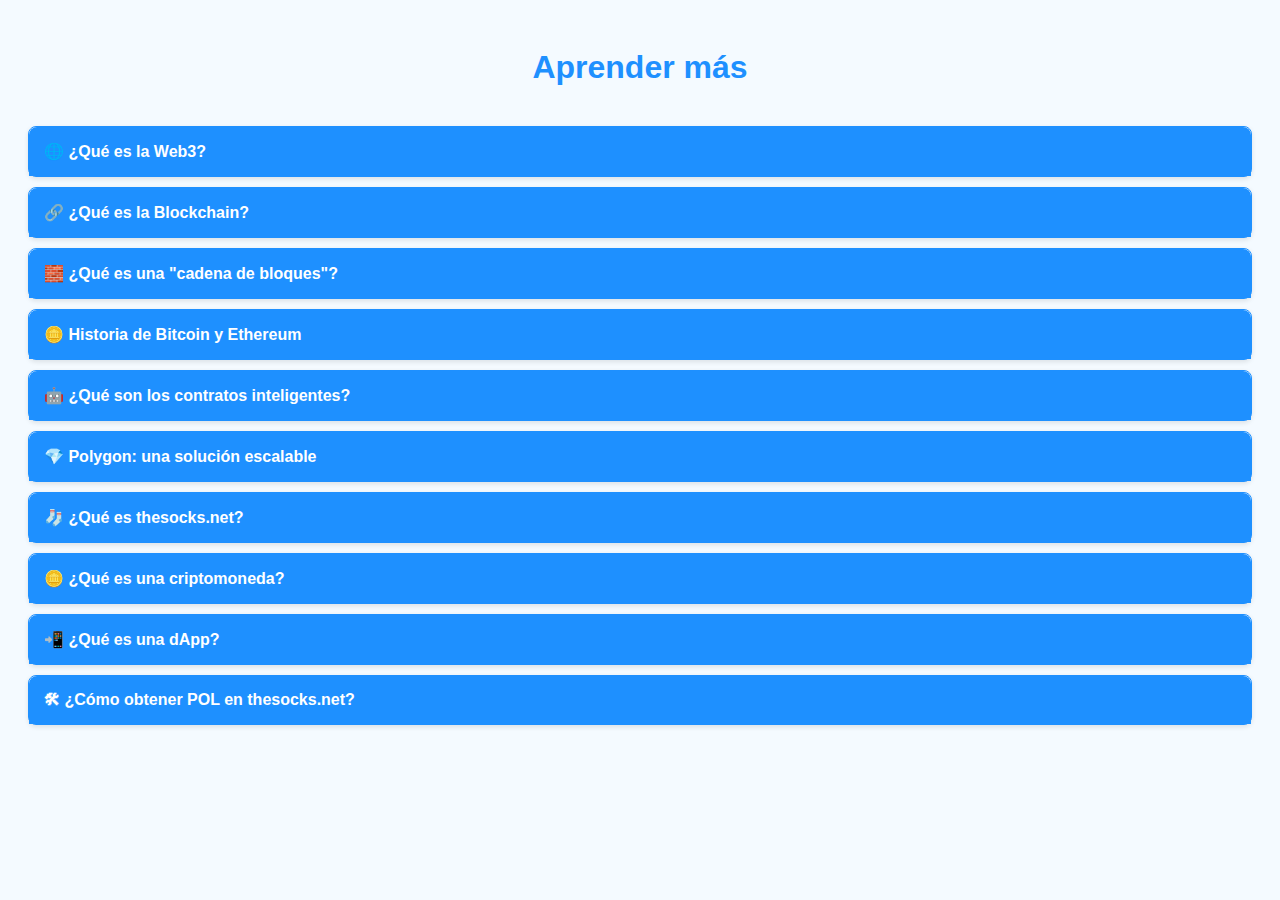
<file: conocer_mas.html>
<!DOCTYPE html>
<html lang="es">
<head>
  <meta charset="UTF-8" />
  <meta name="viewport" content="width=device-width, initial-scale=1.0" />
  <title>Aprender más - Web3 y Blockchain</title>
  <style>
    body {
      font-family: Arial, sans-serif;
      background-color: #f4faff;
      color: #333;
      padding: 20px;
    }

    h1 {
      color: #1E90FF;
      text-align: center;
      margin-bottom: 40px;
    }

    .accordion {
      background-color: white;
      border: 1px solid #1E90FF;
      border-radius: 8px;
      margin-bottom: 10px;
      box-shadow: 0 2px 5px rgba(0, 0, 0, 0.1);
    }

    .accordion-header {
      background-color: #1E90FF;
      color: white;
      cursor: pointer;
      padding: 15px;
      font-weight: bold;
      border-radius: 8px 8px 0 0;
    }

    .accordion-content {
      display: none;
      padding: 15px;
      border-top: 1px solid #1E90FF;
      animation: fadeIn 0.3s ease-in-out;
      overflow-x: auto;
    }

    .content pre {
      white-space: pre-wrap;
      word-wrap: break-word;
      overflow-wrap: break-word;
      font-family: monospace;
    }

    .accordion-content pre {
      white-space: pre-wrap;
      word-break: break-word;
      overflow-wrap: break-word;
      max-width: 100%;
      overflow-x: auto;
    }  

    @keyframes fadeIn {
      from { opacity: 0; }
      to { opacity: 1; }
    }



  </style>
</head>
<body>

  <h1>Aprender más</h1>


  <div class="accordion">
    <div class="accordion-header">🌐 ¿Qué es la Web3?</div>
    <div class="accordion-content">
      <pre>
La Web3 es la evolución natural de la internet.

En la Web1, internet inició con páginas web estáticas, únicamente de lectura.

En la Web2, comenzamos a interactuar: chateamos, compartimos contenido y consumimos información en plataformas como redes sociales.

En la Web3, damos un paso más allá: dejamos de ser meros consumidores para convertirnos en creadores, propietarios y distribuidores de contenido y valor digital. En esta nueva etapa, usamos tecnologías descentralizadas, como la blockchain, para almacenar, compartir y verificar información sin necesidad de intermediarios.
    </pre>
    </div>
  </div>




    <div class="accordion">
    <div class="accordion-header">🔗 ¿Qué es la Blockchain?</div>
    <div class="accordion-content">
      <pre>
Imagina una red global de computadoras distribuidas, cada una con un propietario independiente. Todas están conectadas entre sí, formando una red segura y descentralizada que comparte información de forma transparente, inalterable y permanente.

Cada computadora (o nodo) tiene instalado un software específico que permite la conexión con los demás nodos.

En el caso de la blockchain de Bitcoin, estos nodos son conocidos como mineros (equipos con gran poder de procesamiento), y su función es validar y registrar las transacciones que ocurren en la red.

Por ejemplo, si Juan envía 1 Bitcoin a María, su billetera (wallet) se conecta a la blockchain o red de Bitcoin, un minero toma la transacción, verifica que Juan tenga saldo suficiente y, si todo es correcto, la transacción se registra y se notifica al resto de los nodos. Todos actualizan sus bases de datos en tiempo real, sabiendo que ahora María tiene ese Bitcoin. A este proceso se le llama transacción, y el minero que la valida recibe una pequeña comisión en BTC (normalmente entre $0.06 y $1.30, aunque puede variar).
    </pre>
    </div>
  </div>

 

   <div class="accordion">
    <div class="accordion-header">🧱 ¿Qué es una "cadena de bloques"?</div>
    <div class="accordion-content">
      <pre>
El software de los mineros, además de validar transacciones, las almacena en bloques de hasta 4MB de memoria. Una vez que un bloque se llena, se cierra y comienza la creación de otro. Cada bloque cerrado contiene un código único llamado hash, generado a partir de la información del bloque.

El proceso de minado consiste en competir para encontrar un hash que cumpla ciertas condiciones criptográficas. El primer minero que lo logra recibe una recompensa en BTC y el nuevo bloque se encadena al anterior. De esta forma, nace la Blockchain, una cadena de bloques enlazados entre sí, que garantiza la seguridad e inmutabilidad del sistema.        

    </pre>
    </div>
  </div> 


 <div class="accordion">
    <div class="accordion-header">🪙 Historia de Bitcoin y Ethereum</div>
    <div class="accordion-content">
      <pre>
Bitcoin fue creado por Satoshi Nakamoto, quien desarrolló su código original para permitir transferencias de valor sin intermediarios, usando la red descentralizada de blockchain. Su objetivo era crear una "supercomputadora financiera" mundial basada en la confianza criptográfica.

Años más tarde, Vitalik Buterin, un joven programador, propuso una idea revolucionaria: ¿y si la red de Bitcoin pudiera ejecutar también programas y algoritmos, no solo transacciones?

Vitalik sugirió a los desarrolladores de Bitcoin que añadieran esta funcionalidad para que la blockchain se convirtiera en una plataforma de ejecución de software. Sin embargo, su propuesta fue rechazada.

Entonces, Vitalik decidió crear desde cero una nueva blockchain con esta capacidad. Así nació Ethereum, cuya característica principal es la posibilidad de ejecutar contratos inteligentes: pequeños programas que permiten automatizar condiciones, reglas y procesos en las transacciones. Ya no solo se envía dinero, ahora se pueden establecer condiciones para hacerlo.

    </pre>
    </div>
  </div> 


<div class="accordion">
    <div class="accordion-header">🤖 ¿Qué son los contratos inteligentes?</div>
    <div class="accordion-content">
      <pre>
Un contrato inteligente es un programa autoejecutable que vive en la blockchain. Define las reglas para transferir criptomonedas, validar eventos o ejecutar tareas cuando se cumplen ciertas condiciones.

Gracias a estos contratos, Ethereum permitió la creación de tokens (otras criptomonedas) y aplicaciones descentralizadas. La moneda nativa de Ethereum es Ether (ETH).
    </pre>
    </div>
  </div> 




<div class="accordion">
    <div class="accordion-header">💎 Polygon: una solución escalable</div>
    <div class="accordion-content">
      <pre>
Ethereum es poderosa, pero sus transacciones pueden ser costosas. Para resolver esto, nacieron las soluciones de capa 2 como "la blockchain de POLYGON", una red que se conecta a Ethereum para ofrecer transacciones más rápidas y con comisiones más bajas.

POLYGON mantiene la seguridad de Ethereum, pero con mejor escalabilidad, convirtiéndose en una opción ideal para nuevos proyectos.
    </pre>
    </div>
  </div> 



<div class="accordion">
    <div class="accordion-header">🧦 ¿Qué es thesocks.net?</div>
    <div class="accordion-content">
      <pre>
thesocks.net es una red social de finanzas descentralizadas construida sobre la blockchain de Polygon. Al igual que otras redes sociales, permite a los usuarios:
Publicar contenido (texto, imágenes, videos)

    Reaccionar con "likes" y seguir a otros

    Participar en juegos

    Comentar e interactuar

Pero además, incorpora funciones de finanzas descentralizadas (DeFi) como:
    
    Transferencias de fondos entre usuarios

    Consulta de saldos

    Staking (ahorro con recompensas)

    Recompensas por participación en la red

La economía interna de thesocks.net se basa en dos tokens:

    POL: Moneda nativa de la red Polygon, usada para pagar comisiones.
    SOCK: Token interno de la red social. Se puede ganar jugando, creando contenido o recibiendo propinas.
    </pre>
    </div>
  </div> 



<div class="accordion">
    <div class="accordion-header">🪙 ¿Qué es una criptomoneda?</div>
    <div class="accordion-content">
      <pre>
Una criptomoneda es un activo digital creado mediante un contrato inteligente. Este contrato define:
El nombre de la moneda

Su cantidad total

Cuántos decimales usa

Las funciones para transferir y consultar saldos

Aunque no tiene forma física, su existencia está registrada en todos los nodos de la blockchain. Es una forma de valor 100% digital y verificable.
    </pre>
    </div>
  </div> 


<div class="accordion">
    <div class="accordion-header">📲 ¿Qué es una dApp?</div>
    <div class="accordion-content">
      <pre>
Una dApp (aplicación descentralizada) funciona igual que una app tradicional, pero en lugar de conectarse a servidores centralizados (como Facebook o WhatsApp), interactúa con una blockchain.

Ejemplos:
    
    Apps centralizadas: Instagram, TikTok, YouTube
    dApps: Metamask, Uniswap, thesocks.net
    </pre>
    </div>
  </div> 



<div class="accordion">
    <div class="accordion-header">🛠 ¿Cómo obtener POL en thesocks.net?</div>
    <div class="accordion-content">
      <pre>
Tienes varias formas seguras y fáciles para adquirir criptomonedas POL dentro de la red de thesocks.net:

Usando Bitcoin: Envía Bitcoin a tu cuenta en thesocks.net y conviértelo directamente a POL.

Utilizando una “Sockcard”: Una tarjeta física o virtual que puedes comprar. Al ingresar su código en la plataforma thesocks.net, recibirás el saldo en POL automáticamente.

Transferencia de un amigo: Otro usuario puede enviarte POL directamente desde su wallet.

Transferencia dentro de thesocks.net: Puedes recibir POL de otros usuarios de la plataforma.
    </pre>
    </div>
  </div> 






















  <script>
    const headers = document.querySelectorAll('.accordion-header');
    headers.forEach(header => {
      header.addEventListener('click', () => {
        const content = header.nextElementSibling;
        content.style.display = content.style.display === 'block' ? 'none' : 'block';
      });
    });
  </script>

</body>
</html>
</file>
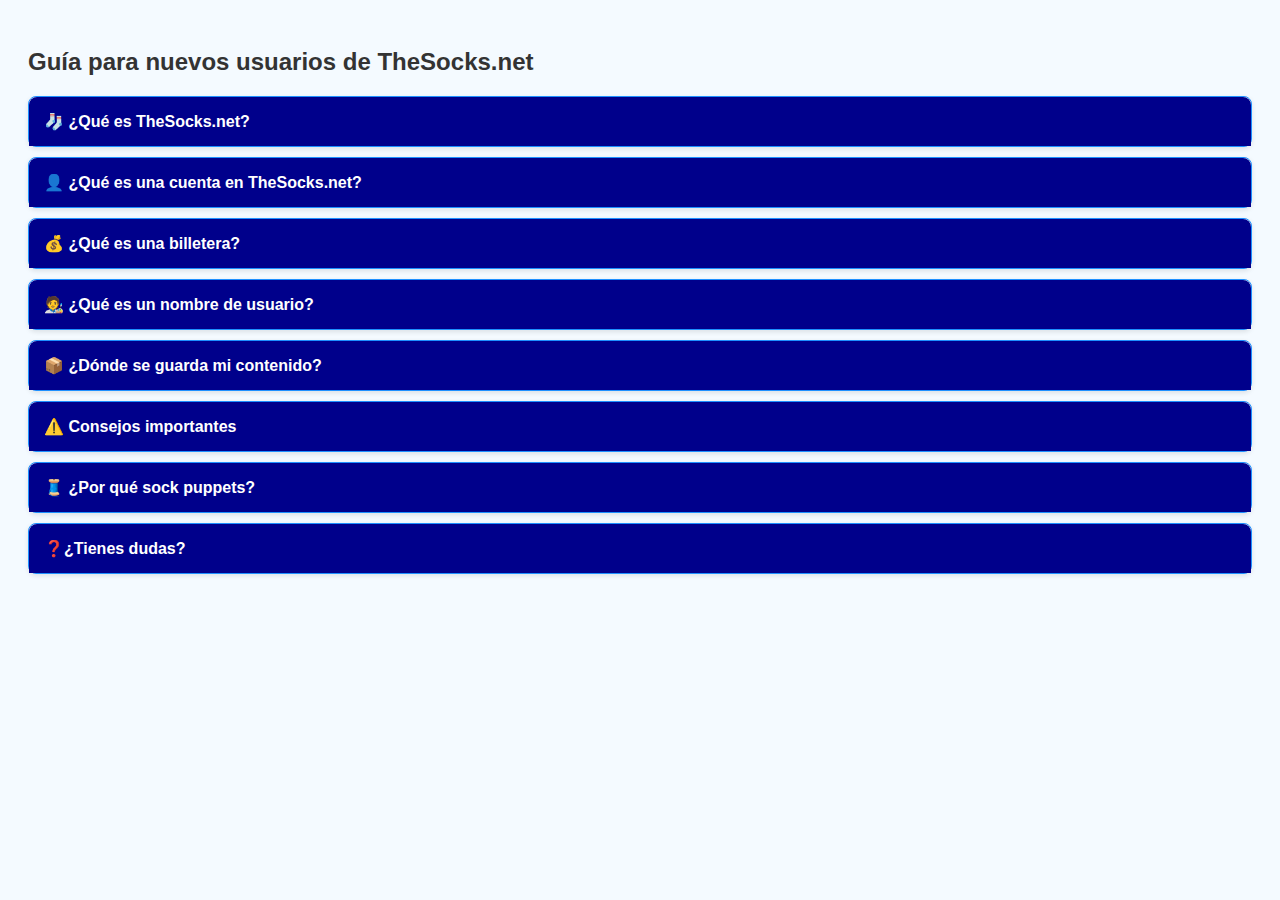
<file: conocer_mas_intro.html>
<!DOCTYPE html>
<html lang="es">
<head>
  <meta charset="UTF-8" />
  <meta name="viewport" content="width=device-width, initial-scale=1.0" />
  <title>Guía para nuevos usuarios - TheSocks.net</title>
  <style>
    body {
      font-family: Arial, sans-serif;
      background-color: #f4faff;
      color: #333;
      padding: 20px;
    }

    h1 {
      color: darkblue;
      text-align: center;
      margin-bottom: 40px;
    }

    .accordion {
      background-color: white;
      border: 1px solid #1E90FF;
      border-radius: 8px;
      margin-bottom: 10px;
      box-shadow: 0 2px 5px rgba(0, 0, 0, 0.1);
    }

    .accordion-header {
      background-color: darkblue;
      color: white;
      cursor: pointer;
      padding: 15px;
      font-weight: bold;
      border-radius: 8px 8px 0 0;
    }

    .accordion-content {
      display: none;
      padding: 15px;
      border-top: 1px solid darkblue;
      animation: fadeIn 0.3s ease-in-out;
      overflow-x: auto;
    }

    .accordion-content pre {
      white-space: pre-wrap;
      word-break: break-word;
      overflow-wrap: break-word;
      max-width: 100%;
      overflow-x: auto;
    }

    @keyframes fadeIn {
      from { opacity: 0; }
      to { opacity: 1; }
    }
  </style>
</head>
<body>

  <h2>Guía para nuevos usuarios de TheSocks.net</h2>

  <div class="accordion">
    <div class="accordion-header">🧦 ¿Qué es TheSocks.net?</div>
    <div class="accordion-content">
      <pre>
TheSocks.net es una red social descentralizada y libre de censura. Cada usuario se representa como un "sock puppet" (títere de calcetín), y tú tienes el control total de tu identidad y contenido. Aquí no hay empresas que vendan tus datos ni anuncios molestos. Tú decides.

Puedes usar TheSocks sin saber de criptomonedas. ¡Todo está hecho para que sea fácil!

      </pre>
    </div>
  </div>

  <div class="accordion">
    <div class="accordion-header">👤 ¿Qué es una cuenta en TheSocks.net?</div>
    <div class="accordion-content">
      <pre>
Tu cuenta es tu identidad en la red. No necesitas numero de telefono o correo electronico tradicional. La cuenta se crea con una billetera digital y una frase secreta única. Esa frase es tu llave de acceso: ¡guárdala muy bien!
      </pre>
    </div>
  </div>

  <div class="accordion">
    <div class="accordion-header">💰 ¿Qué es una billetera?</div>
    <div class="accordion-content">
      <pre>
Es un sistema seguro que protege tu identidad y permite crear u Usuario, hacer publicaciones, seguir usuarios y guardar tu perfil. No necesitas saber de criptomonedas para usarla, pero es importante que nunca compartas tu frase secreta.
      </pre>
    </div>
  </div>

  <div class="accordion">
    <div class="accordion-header">🧑‍🎨 ¿Qué es un nombre de usuario?</div>
    <div class="accordion-content">
      <pre>
Tu nombre de usuario es único, se guarda en blockchain y está asociado a un avatar de calcetín. Puedes tener varios si lo deseas. Son tu identidad pública y creativa en TheSocks.net.
      </pre>
    </div>
  </div>

  <div class="accordion">
    <div class="accordion-header">📦 ¿Dónde se guarda mi contenido?</div>
    <div class="accordion-content">
      <pre>
Todo tu contenido (fotos, videos, publicaciones) se guardan en la blockchain y en IPFS, un sistema descentralizado que asegura que nadie pueda borrar tu información. Siempre tendrás acceso a lo que compartes.
      </pre>
    </div>
  </div>

  <div class="accordion">
    <div class="accordion-header">⚠️ Consejos importantes</div>
    <div class="accordion-content">
      <pre>
- Guarda tu frase secreta en un lugar seguro.
- No compartas tu frase secreta. Es como tu llave maestra.
- No pierdas tu frase secreta. Si la pierdes, no podrás recuperar tu cuenta.
- Nadie del equipo de TheSocks.net te la pedirá nunca.
- Si alguien te pide tu frase secreta, probablemente te está intentando estafar.

      </pre>
    </div>
  </div>

  <div class="accordion">
    <div class="accordion-header">🧵 ¿Por qué sock puppets?</div>
    <div class="accordion-content">
      <pre>
Los títeres de calcetín son una forma creativa, divertida y anónima de representar a los usuarios. Aquí no necesitas mostrar tu cara ni tu nombre real. Es tu espacio libre, sin juicios.
      </pre>
    </div>
  </div>

  <div class="accordion">
    <div class="accordion-header">❓¿Tienes dudas?</div>
    <div class="accordion-content">
      <pre>
Puedes encontrar ayuda directamente en el sitio o preguntando a otros usuarios. ¡La comunidad es abierta y amigable!

      </pre>
    </div>
  </div>


  <script>
    const headers = document.querySelectorAll('.accordion-header');
    headers.forEach(header => {
      header.addEventListener('click', () => {
        const content = header.nextElementSibling;
        content.style.display = content.style.display === 'block' ? 'none' : 'block';
      });
    });
  </script>
</body>
</html>
</file>
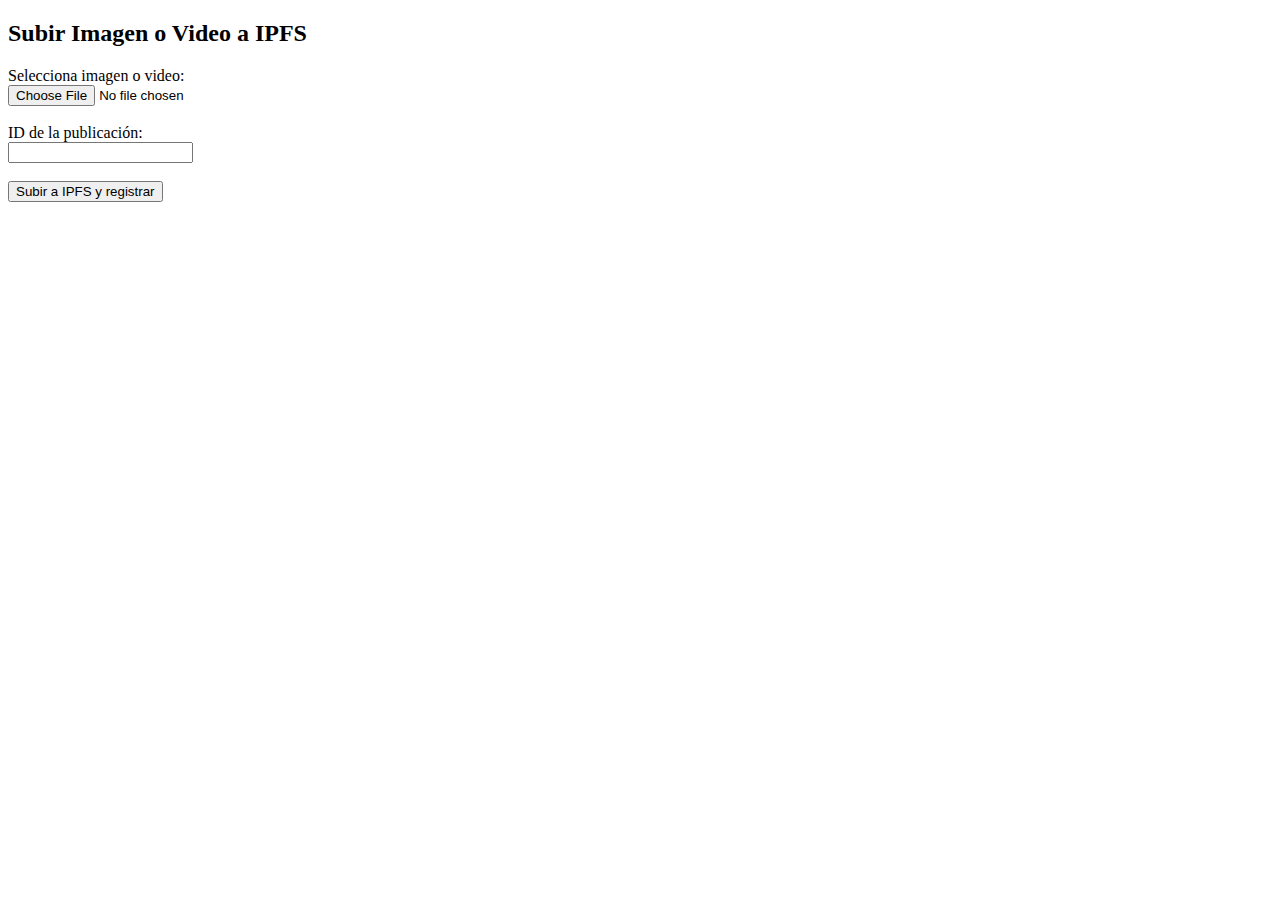
<file: ipsf_contenido.html>
<!DOCTYPE html>
<html lang="es">
<head>
    <meta charset="UTF-8">
    <title>Subir Imagen/Video a IPFS</title>
</head>
<body>
    <h2>Subir Imagen o Video a IPFS</h2>

    <form id="uploadForm" enctype="multipart/form-data">
        <label for="archivo">Selecciona imagen o video:</label><br/>
        <input type="file" id="archivo" name="archivo" accept="image/*,video/*" required /><br/><br/>

        <label for="correlativo">ID de la publicación:</label><br/>
        <input type="number" id="correlativo" name="correlativo" required /><br/><br/>

        <button type="submit">Subir a IPFS y registrar</button>
    </form>

    <div id="resultado" style="margin-top:20px;"></div>

    <script>
        const form = document.getElementById('uploadForm');
        const resultadoDiv = document.getElementById('resultado');

        form.addEventListener('submit', async (e) => {
            e.preventDefault();

            const formData = new FormData(form);

            try {
                const res = await fetch('https://api.thesocks.net/subirW3/', {
                    method: 'POST',
                    body: formData
                });

                const data = await res.json();

                if (res.ok) {
                    resultadoDiv.innerHTML = `<p style="color:green;">¡Contenido registrado con éxito!</p>
                    <p>IPFS URL: <a href="${data.cid ? `https://w3s.link/ipfs/${data.cid}` : '#'}" target="_blank">${data.cid}</a></p>`;
                } else {
                    resultadoDiv.innerHTML = `<p style="color:red;">Error: ${data.error || data.mensaje}</p>`;
                }
            } catch (error) {
                console.error("Error detectado:", error);
                resultadoDiv.innerHTML = `<p style="color:red;">Error de red o servidor</p>`;
            }
        });
    </script>
</body>
</html>
</file>
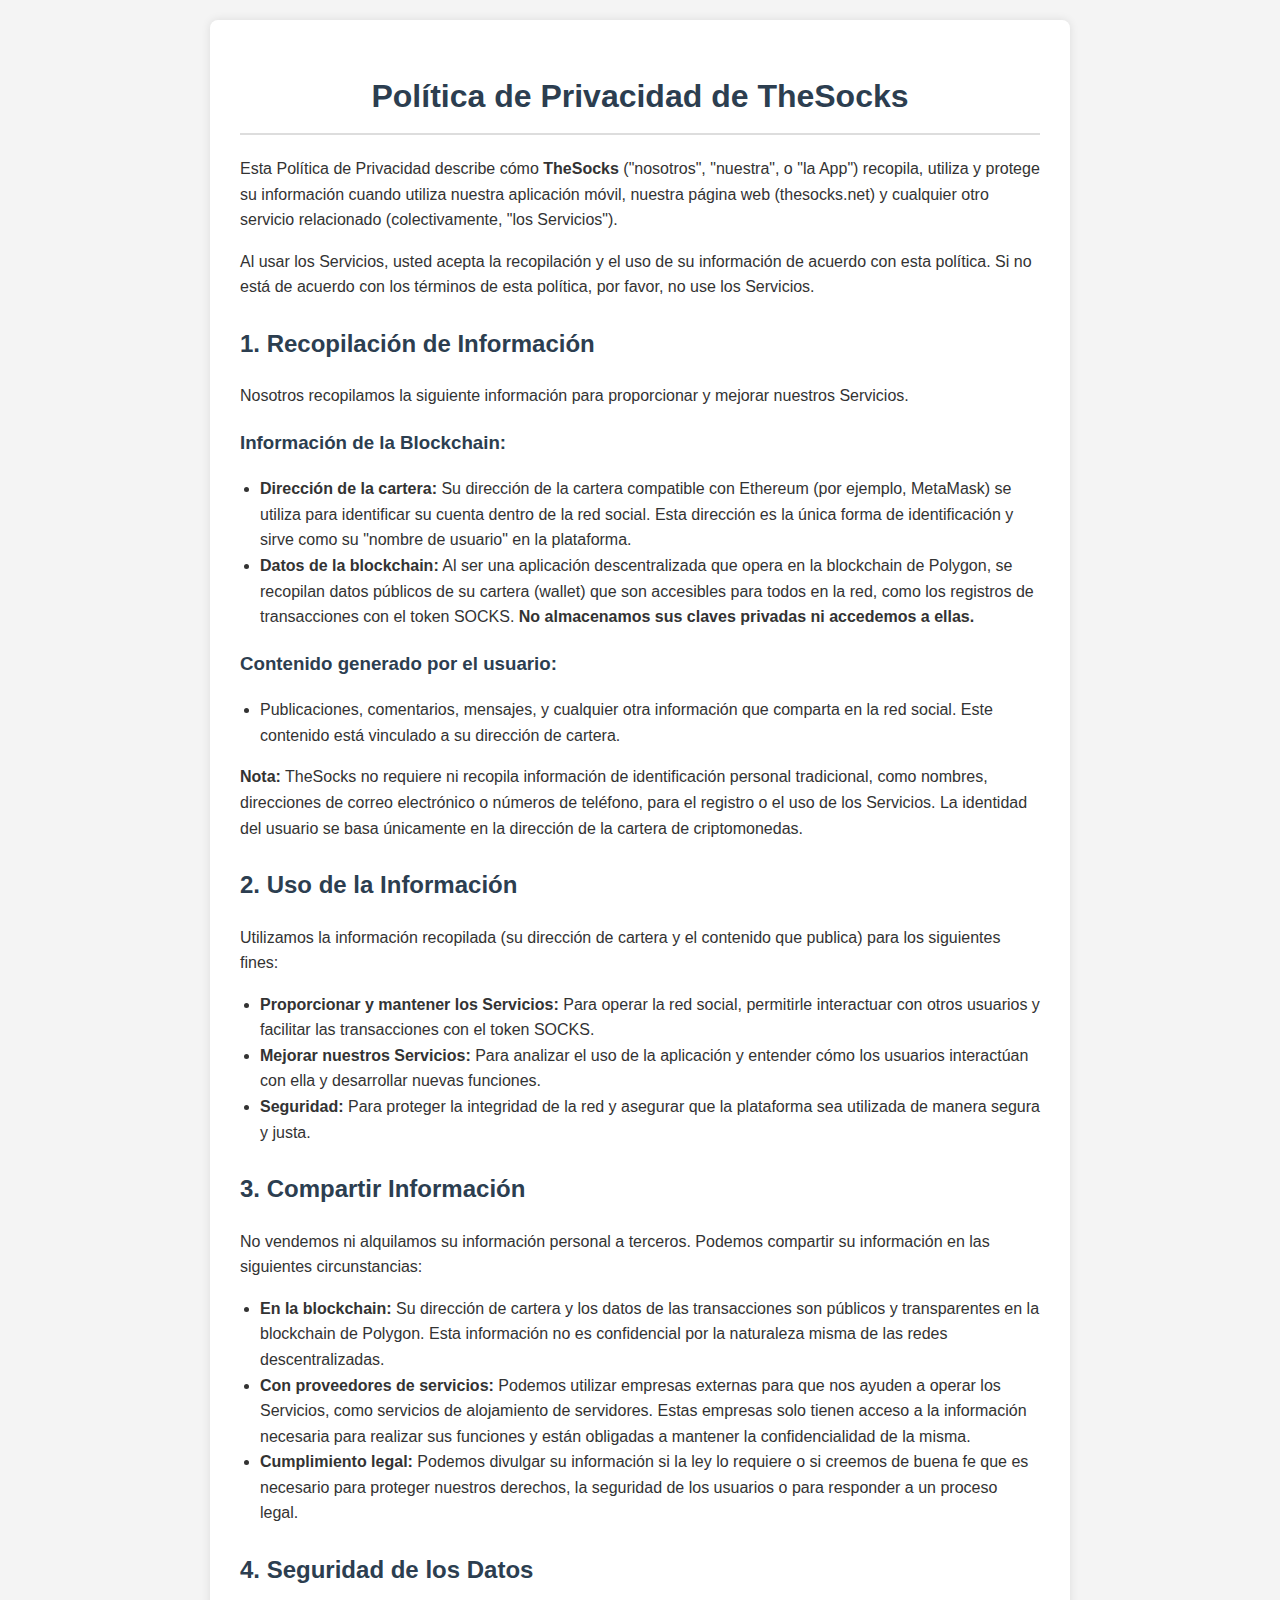
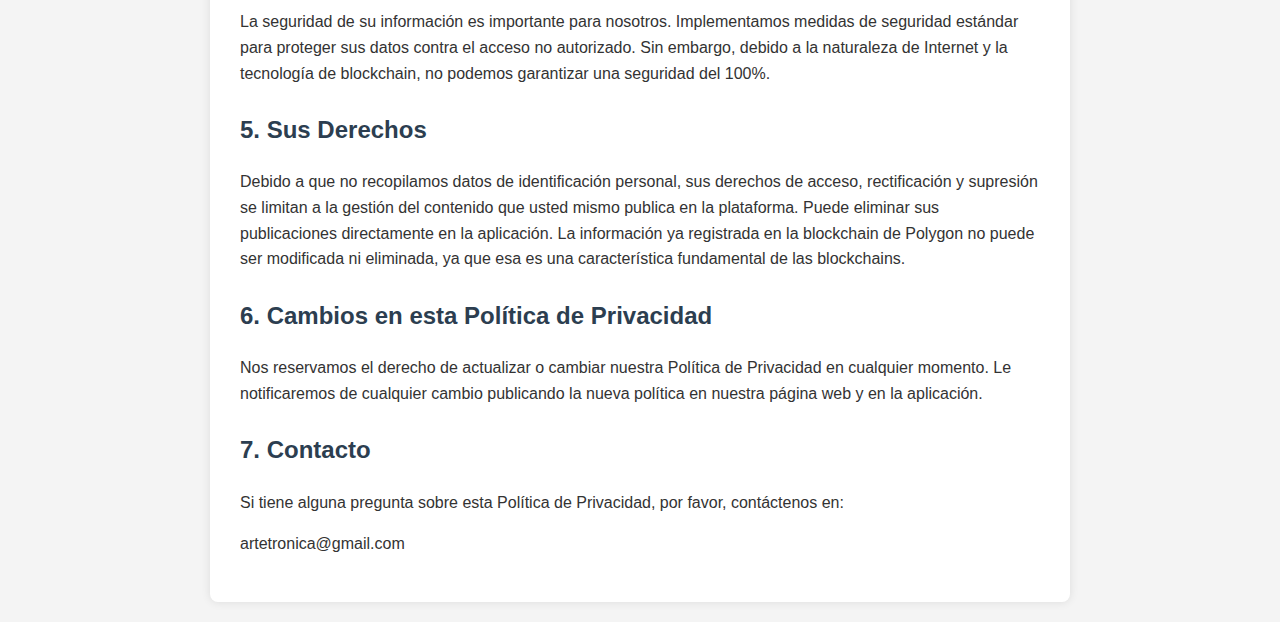
<file: politica_de_privacidad.html>
<!DOCTYPE html>
<html lang="es">
<head>
    <meta charset="UTF-8">
    <meta name="viewport" content="width=device-width, initial-scale=1.0">
    <title>Política de Privacidad - TheSocks</title>
    <style>
        body {
            font-family: -apple-system, BlinkMacSystemFont, "Segoe UI", Roboto, Helvetica, Arial, sans-serif;
            line-height: 1.6;
            margin: 0;
            padding: 20px;
            background-color: #f4f4f4;
            color: #333;
        }
        .container {
            max-width: 800px;
            margin: auto;
            background: #fff;
            padding: 30px;
            border-radius: 8px;
            box-shadow: 0 0 10px rgba(0, 0, 0, 0.1);
        }
        h1, h2, h3 {
            color: #2c3e50;
        }
        h1 {
            border-bottom: 2px solid #ddd;
            padding-bottom: 10px;
            text-align: center;
        }
        h2 {
            margin-top: 25px;
        }
        p {
            margin-bottom: 15px;
        }
        ul {
            padding-left: 20px;
        }
    </style>
</head>
<body>

<div class="container">
    <h1>Política de Privacidad de TheSocks</h1>

    <p>
        Esta Política de Privacidad describe cómo <strong>TheSocks</strong> ("nosotros", "nuestra", o "la App") recopila, utiliza y protege su información cuando utiliza nuestra aplicación móvil, nuestra página web (thesocks.net) y cualquier otro servicio relacionado (colectivamente, "los Servicios").
    </p>
    <p>
        Al usar los Servicios, usted acepta la recopilación y el uso de su información de acuerdo con esta política. Si no está de acuerdo con los términos de esta política, por favor, no use los Servicios.
    </p>

    <h2>1. Recopilación de Información</h2>

    <p>
        Nosotros recopilamos la siguiente información para proporcionar y mejorar nuestros Servicios.
    </p>
    <h3>Información de la Blockchain:</h3>
    <ul>
        <li><strong>Dirección de la cartera:</strong> Su dirección de la cartera compatible con Ethereum (por ejemplo, MetaMask) se utiliza para identificar su cuenta dentro de la red social. Esta dirección es la única forma de identificación y sirve como su "nombre de usuario" en la plataforma.</li>
        <li><strong>Datos de la blockchain:</strong> Al ser una aplicación descentralizada que opera en la blockchain de Polygon, se recopilan datos públicos de su cartera (wallet) que son accesibles para todos en la red, como los registros de transacciones con el token SOCKS. <strong>No almacenamos sus claves privadas ni accedemos a ellas.</strong></li>
    </ul>

    <h3>Contenido generado por el usuario:</h3>
    <ul>
        <li>Publicaciones, comentarios, mensajes, y cualquier otra información que comparta en la red social. Este contenido está vinculado a su dirección de cartera.</li>
    </ul>

    <p><strong>Nota:</strong> TheSocks no requiere ni recopila información de identificación personal tradicional, como nombres, direcciones de correo electrónico o números de teléfono, para el registro o el uso de los Servicios. La identidad del usuario se basa únicamente en la dirección de la cartera de criptomonedas.</p>

    <h2>2. Uso de la Información</h2>
    <p>
        Utilizamos la información recopilada (su dirección de cartera y el contenido que publica) para los siguientes fines:
    </p>
    <ul>
        <li><strong>Proporcionar y mantener los Servicios:</strong> Para operar la red social, permitirle interactuar con otros usuarios y facilitar las transacciones con el token SOCKS.</li>
        <li><strong>Mejorar nuestros Servicios:</strong> Para analizar el uso de la aplicación y entender cómo los usuarios interactúan con ella y desarrollar nuevas funciones.</li>
        <li><strong>Seguridad:</strong> Para proteger la integridad de la red y asegurar que la plataforma sea utilizada de manera segura y justa.</li>
    </ul>

    <h2>3. Compartir Información</h2>
    <p>
        No vendemos ni alquilamos su información personal a terceros. Podemos compartir su información en las siguientes circunstancias:
    </p>
    <ul>
        <li><strong>En la blockchain:</strong> Su dirección de cartera y los datos de las transacciones son públicos y transparentes en la blockchain de Polygon. Esta información no es confidencial por la naturaleza misma de las redes descentralizadas.</li>
        <li><strong>Con proveedores de servicios:</strong> Podemos utilizar empresas externas para que nos ayuden a operar los Servicios, como servicios de alojamiento de servidores. Estas empresas solo tienen acceso a la información necesaria para realizar sus funciones y están obligadas a mantener la confidencialidad de la misma.</li>
        <li><strong>Cumplimiento legal:</strong> Podemos divulgar su información si la ley lo requiere o si creemos de buena fe que es necesario para proteger nuestros derechos, la seguridad de los usuarios o para responder a un proceso legal.</li>
    </ul>

    <h2>4. Seguridad de los Datos</h2>
    <p>
        La seguridad de su información es importante para nosotros. Implementamos medidas de seguridad estándar para proteger sus datos contra el acceso no autorizado. Sin embargo, debido a la naturaleza de Internet y la tecnología de blockchain, no podemos garantizar una seguridad del 100%.
    </p>

    <h2>5. Sus Derechos</h2>
    <p>
        Debido a que no recopilamos datos de identificación personal, sus derechos de acceso, rectificación y supresión se limitan a la gestión del contenido que usted mismo publica en la plataforma. Puede eliminar sus publicaciones directamente en la aplicación. La información ya registrada en la blockchain de Polygon no puede ser modificada ni eliminada, ya que esa es una característica fundamental de las blockchains.
    </p>

    <h2>6. Cambios en esta Política de Privacidad</h2>
    <p>
        Nos reservamos el derecho de actualizar o cambiar nuestra Política de Privacidad en cualquier momento. Le notificaremos de cualquier cambio publicando la nueva política en nuestra página web y en la aplicación.
    </p>

    <h2>7. Contacto</h2>
    <p>
        Si tiene alguna pregunta sobre esta Política de Privacidad, por favor, contáctenos en:
    </p>
    <p>
        artetronica@gmail.com
    </p>
</div>

</body>
</html>
</file>
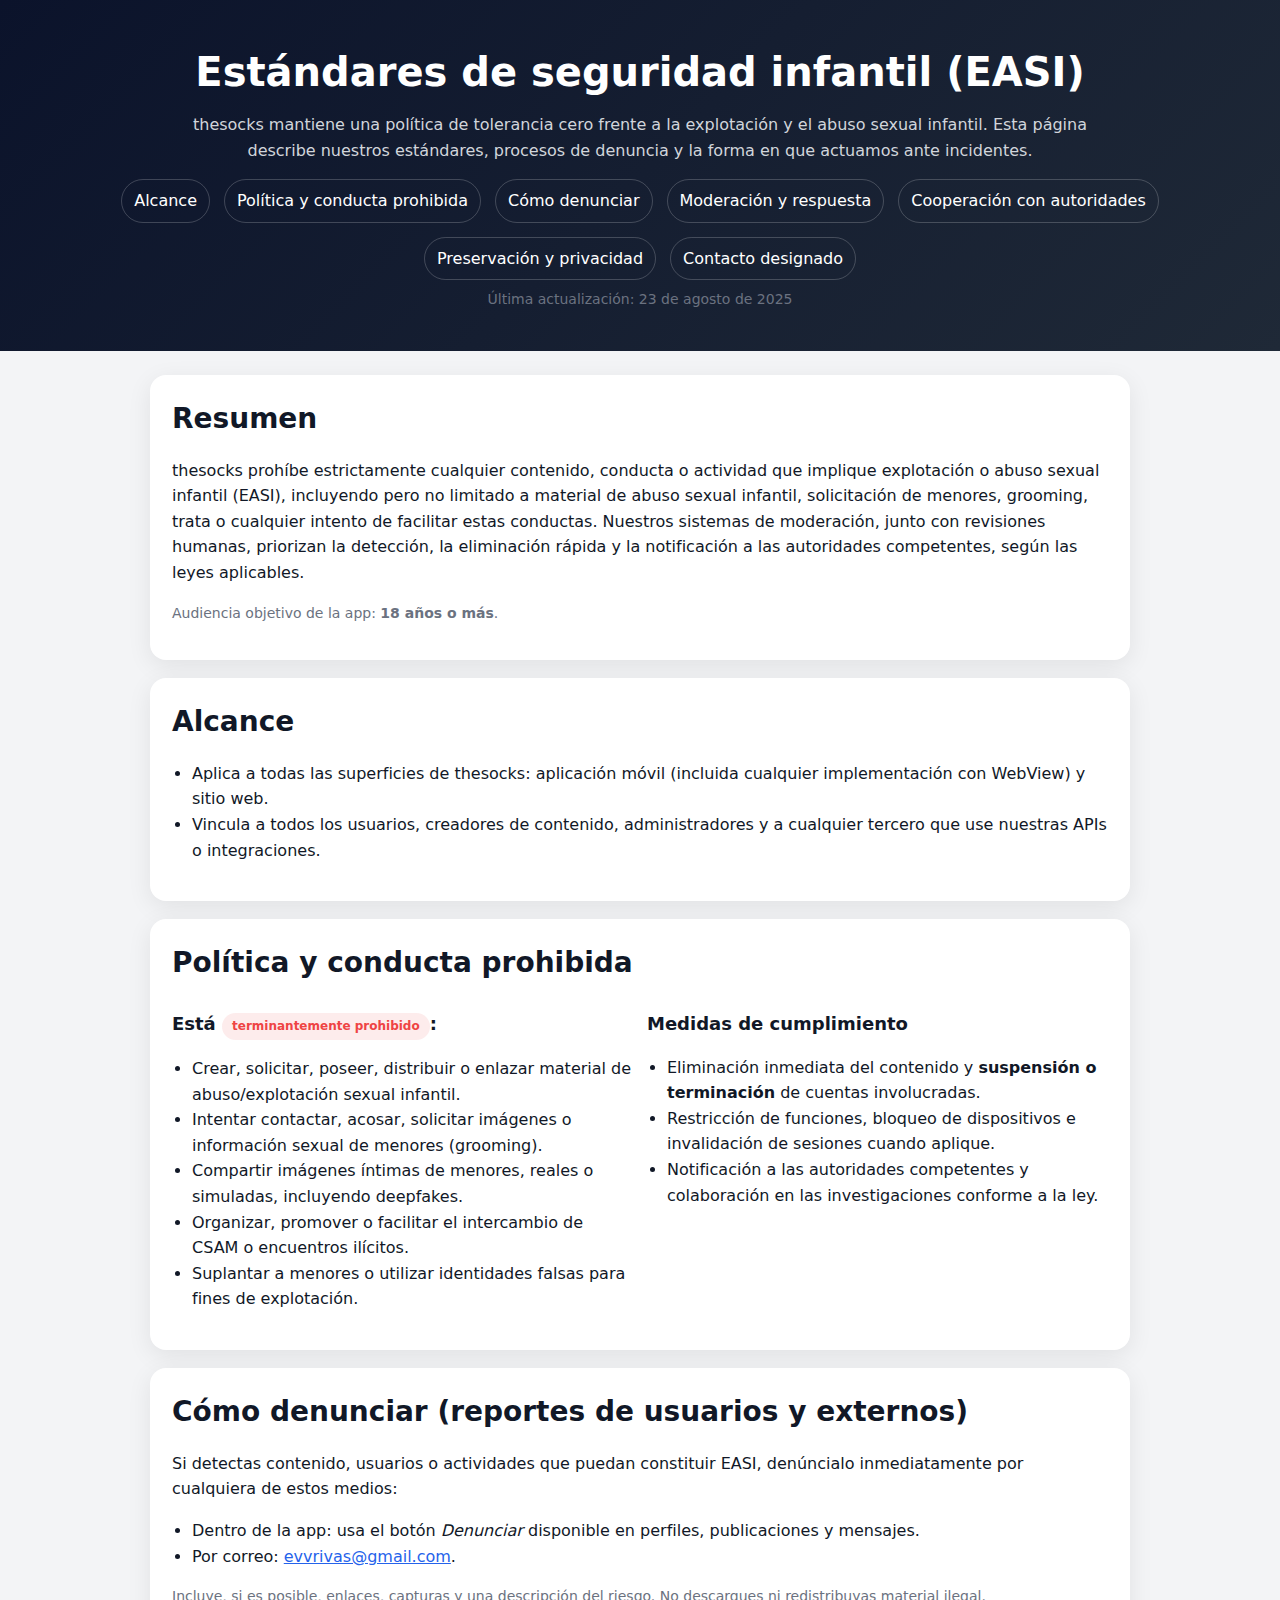
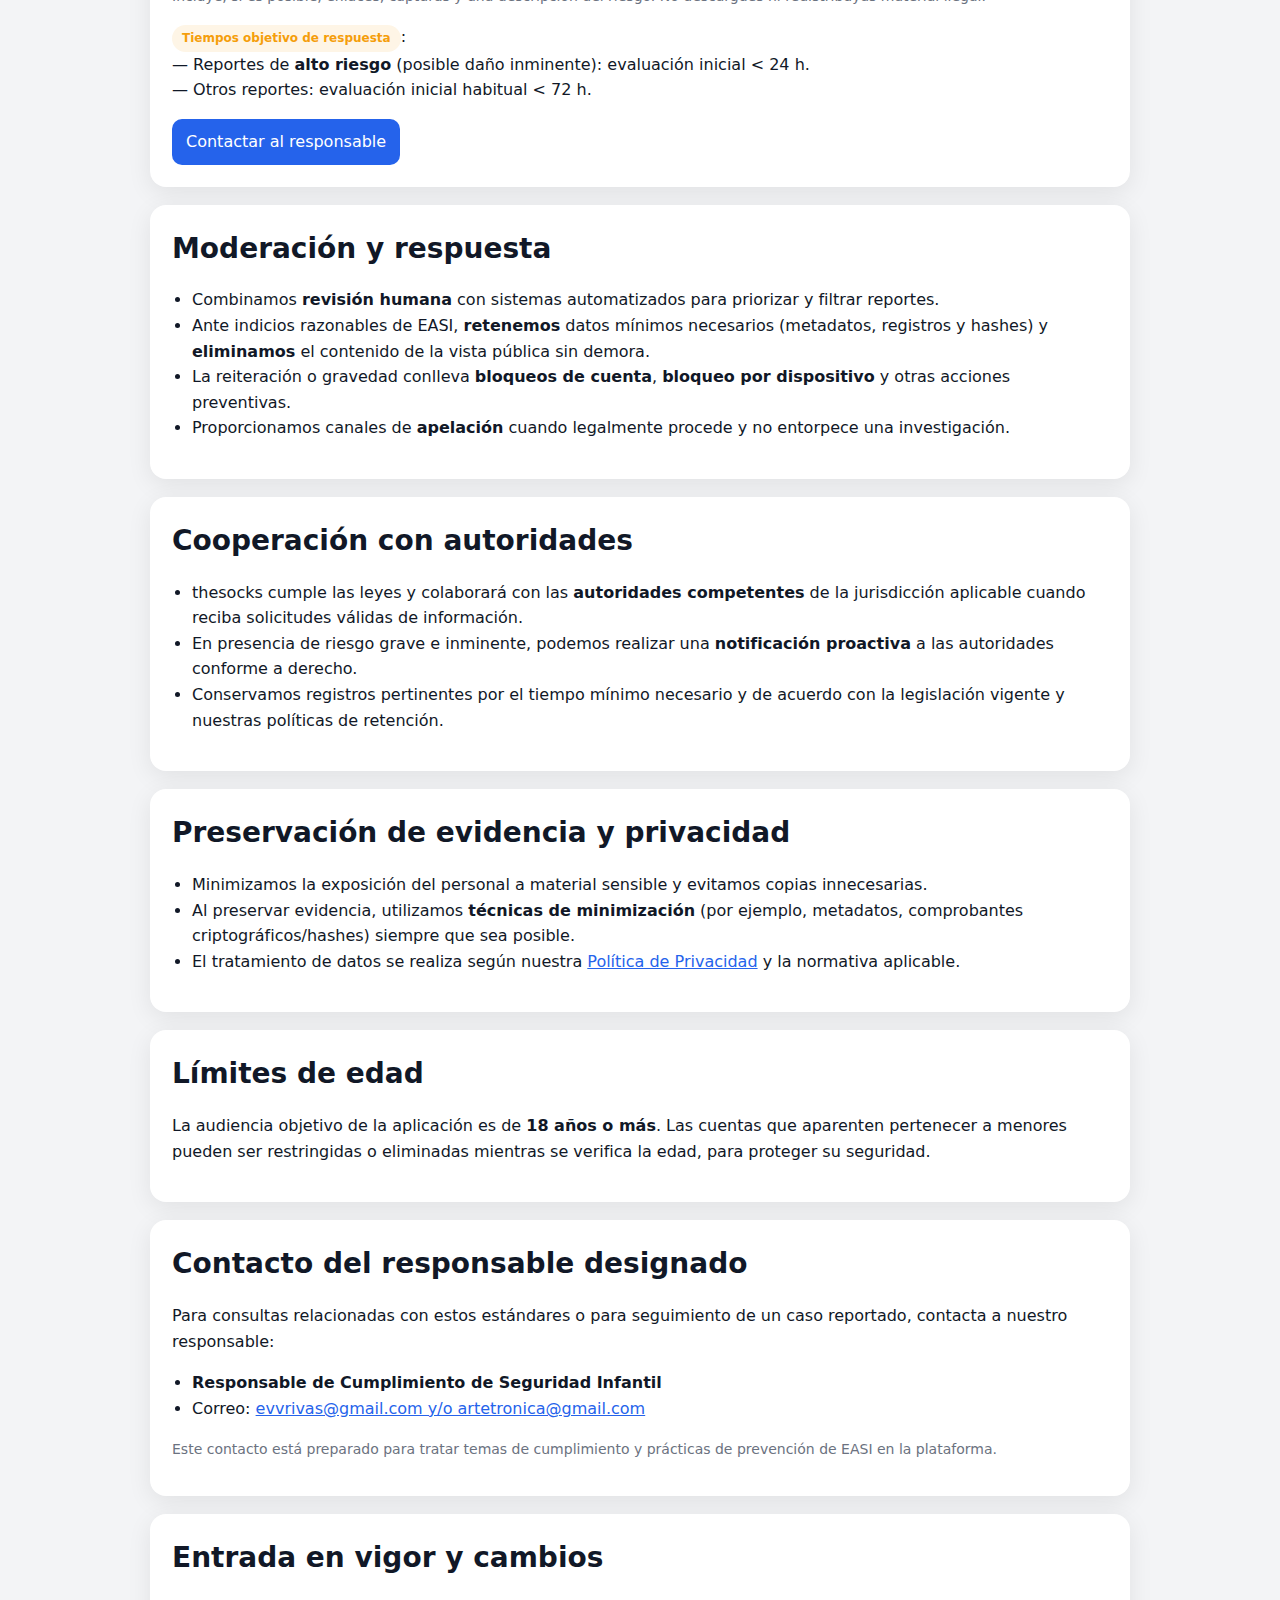
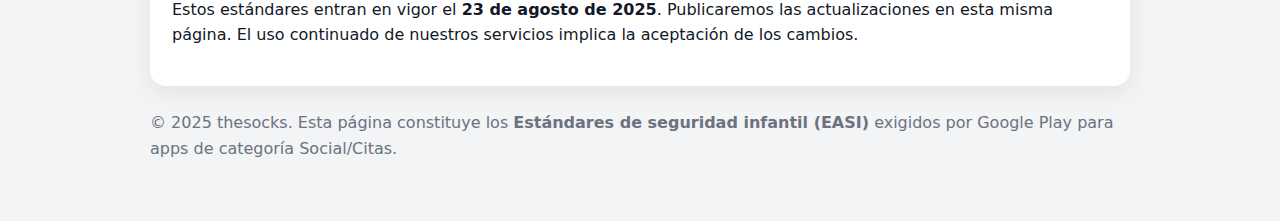
<file: politica_de_seguridad_infantil.html>
<!doctype html>
<html lang="es">
<head>
  <meta charset="utf-8" />
  <meta name="viewport" content="width=device-width, initial-scale=1" />
  <title>Estándares de seguridad infantil – thesocks</title>
  <meta name="description" content="Estándares de seguridad infantil (EASI) de thesocks: políticas, procesos de denuncia, moderación y contacto para prevenir y responder a la explotación y el abuso sexual infantil." />
  <meta name="robots" content="index,follow" />
  <style>
    :root{
      --bg:#0b132b;--card:#ffffff;--muted:#6b7280;--accent:#2563eb;--accent-2:#7c3aed;--good:#10b981;--warn:#f59e0b;--bad:#ef4444;
    }
    html,body{margin:0;padding:0;font-family:Inter,system-ui,-apple-system,Segoe UI,Roboto,Ubuntu,"Helvetica Neue",Arial,"Noto Sans",sans-serif;line-height:1.6;background:#f3f4f6;color:#111827}
    header{background:linear-gradient(135deg,var(--bg) 0%, #1f2937 100%);color:#fff;padding:40px 20px;text-align:center}
    header h1{margin:0;font-size:clamp(26px,3.5vw,40px)}
    header p{margin:8px auto 0;max-width:900px;color:#d1d5db}
    nav{display:flex;gap:14px;flex-wrap:wrap;justify-content:center;margin-top:16px}
    nav a{color:#fff;border:1px solid rgba(255,255,255,.2);padding:8px 12px;border-radius:999px;text-decoration:none}
    main{max-width:980px;margin:24px auto;padding:0 16px}
    .card{background:var(--card);border-radius:16px;box-shadow:0 6px 24px rgba(0,0,0,.08);padding:22px;margin:18px 0}
    .pill{display:inline-block;padding:4px 10px;border-radius:999px;font-size:12px;font-weight:600}
    .pill.good{background:rgba(16,185,129,.1);color:var(--good)}
    .pill.warn{background:rgba(245,158,11,.1);color:var(--warn)}
    .pill.bad{background:rgba(239,68,68,.1);color:var(--bad)}
    h2{font-size:clamp(20px,2.5vw,28px);margin:0 0 6px}
    h3{font-size:18px;margin:18px 0 8px}
    ul{padding-left:20px}
    code.inline{background:#f1f5f9;border:1px solid #e2e8f0;border-radius:6px;padding:1px 6px}
    .meta{color:var(--muted);font-size:14px}
    a{color:var(--accent)}
    .cta{display:inline-flex;align-items:center;gap:8px;background:var(--accent);color:#fff !important;border-radius:10px;padding:10px 14px;text-decoration:none}
    .grid{display:grid;grid-template-columns:1fr;gap:14px}
    @media (min-width:900px){.grid{grid-template-columns:1fr 1fr}}
    footer{max-width:980px;margin:24px auto 60px;padding:0 16px;color:#6b7280}
    footer a{color:inherit}
    /* Print */
    @media print{
      header{background:#000;color:#fff}
      nav{display:none}
      .cta{display:none}
      body{background:#fff}
      .card{box-shadow:none;border:1px solid #e5e7eb}
    }
  </style>
</head>
<body>
  <header>
    <h1>Estándares de seguridad infantil (EASI)</h1>
    <p>thesocks mantiene una política de tolerancia cero frente a la explotación y el abuso sexual infantil. Esta página describe nuestros estándares, procesos de denuncia y la forma en que actuamos ante incidentes.</p>
    <nav>
      <a href="#alcance">Alcance</a>
      <a href="#politica">Política y conducta prohibida</a>
      <a href="#denuncia">Cómo denunciar</a>
      <a href="#respuesta">Moderación y respuesta</a>
      <a href="#autoridades">Cooperación con autoridades</a>
      <a href="#datos">Preservación y privacidad</a>
      <a href="#contacto">Contacto designado</a>
    </nav>
    <p class="meta">Última actualización: 23 de agosto de 2025</p>
  </header>

  <main>
    <section id="resumen" class="card">
      <h2>Resumen</h2>
      <p>thesocks prohíbe estrictamente cualquier contenido, conducta o actividad que implique explotación o abuso sexual infantil (EASI), incluyendo pero no limitado a material de abuso sexual infantil, solicitación de menores, grooming, trata o cualquier intento de facilitar estas conductas. Nuestros sistemas de moderación, junto con revisiones humanas, priorizan la detección, la eliminación rápida y la notificación a las autoridades competentes, según las leyes aplicables.</p>
      <p class="meta">Audiencia objetivo de la app: <strong>18 años o más</strong>.</p>
    </section>

    <section id="alcance" class="card">
      <h2>Alcance</h2>
      <ul>
        <li>Aplica a todas las superficies de thesocks: aplicación móvil (incluida cualquier implementación con WebView) y sitio web.</li>
        <li>Vincula a todos los usuarios, creadores de contenido, administradores y a cualquier tercero que use nuestras APIs o integraciones.</li>
      </ul>
    </section>

    <section id="politica" class="card">
      <h2>Política y conducta prohibida</h2>
      <div class="grid">
        <div>
          <h3>Está <span class="pill bad">terminantemente prohibido</span>:</h3>
          <ul>
            <li>Crear, solicitar, poseer, distribuir o enlazar material de abuso/explotación sexual infantil.</li>
            <li>Intentar contactar, acosar, solicitar imágenes o información sexual de menores (grooming).</li>
            <li>Compartir imágenes íntimas de menores, reales o simuladas, incluyendo deepfakes.</li>
            <li>Organizar, promover o facilitar el intercambio de CSAM o encuentros ilícitos.</li>
            <li>Suplantar a menores o utilizar identidades falsas para fines de explotación.</li>
          </ul>
        </div>
        <div>
          <h3>Medidas de cumplimiento</h3>
          <ul>
            <li>Eliminación inmediata del contenido y <strong>suspensión o terminación</strong> de cuentas involucradas.</li>
            <li>Restricción de funciones, bloqueo de dispositivos e invalidación de sesiones cuando aplique.</li>
            <li>Notificación a las autoridades competentes y colaboración en las investigaciones conforme a la ley.</li>
          </ul>
        </div>
      </div>
    </section>

    <section id="denuncia" class="card">
      <h2>Cómo denunciar (reportes de usuarios y externos)</h2>
      <p>Si detectas contenido, usuarios o actividades que puedan constituir EASI, denúncialo inmediatamente por cualquiera de estos medios:</p>
      <ul>
        <li>Dentro de la app: usa el botón <em>Denunciar</em> disponible en perfiles, publicaciones y mensajes.</li>
        <li>Por correo: <a href="mailto:evvrivas@gmail.com">evvrivas@gmail.com</a>.</li>
      </ul>
      <p class="meta">Incluye, si es posible, enlaces, capturas y una descripción del riesgo. No descargues ni redistribuyas material ilegal.</p>
      <p><span class="pill warn">Tiempos objetivo de respuesta</span>:
        <br>— Reportes de <strong>alto riesgo</strong> (posible daño inminente): evaluación inicial &lt; 24 h.
        <br>— Otros reportes: evaluación inicial habitual &lt; 72 h.</p>
      <a class="cta" href="#contacto">Contactar al responsable</a>
    </section>

    <section id="respuesta" class="card">
      <h2>Moderación y respuesta</h2>
      <ul>
        <li>Combinamos <strong>revisión humana</strong> con sistemas automatizados para priorizar y filtrar reportes.</li>
        <li>Ante indicios razonables de EASI, <strong>retenemos</strong> datos mínimos necesarios (metadatos, registros y hashes) y <strong>eliminamos</strong> el contenido de la vista pública sin demora.</li>
        <li>La reiteración o gravedad conlleva <strong>bloqueos de cuenta</strong>, <strong>bloqueo por dispositivo</strong> y otras acciones preventivas.</li>
        <li>Proporcionamos canales de <strong>apelación</strong> cuando legalmente procede y no entorpece una investigación.</li>
      </ul>
    </section>

    <section id="autoridades" class="card">
      <h2>Cooperación con autoridades</h2>
      <ul>
        <li>thesocks cumple las leyes y colaborará con las <strong>autoridades competentes</strong> de la jurisdicción aplicable cuando reciba solicitudes válidas de información.</li>
        <li>En presencia de riesgo grave e inminente, podemos realizar una <strong>notificación proactiva</strong> a las autoridades conforme a derecho.</li>
        <li>Conservamos registros pertinentes por el tiempo mínimo necesario y de acuerdo con la legislación vigente y nuestras políticas de retención.</li>
      </ul>
    </section>

    <section id="datos" class="card">
      <h2>Preservación de evidencia y privacidad</h2>
      <ul>
        <li>Minimizamos la exposición del personal a material sensible y evitamos copias innecesarias.</li>
        <li>Al preservar evidencia, utilizamos <strong>técnicas de minimización</strong> (por ejemplo, metadatos, comprobantes criptográficos/hashes) siempre que sea posible.</li>
        <li>El tratamiento de datos se realiza según nuestra <a href="https://thesocks.net/politica_de_privacidad" rel="noopener">Política de Privacidad</a> y la normativa aplicable.</li>
      </ul>
    </section>

    <section id="edad" class="card">
      <h2>Límites de edad</h2>
      <p>La audiencia objetivo de la aplicación es de <strong>18 años o más</strong>. Las cuentas que aparenten pertenecer a menores pueden ser restringidas o eliminadas mientras se verifica la edad, para proteger su seguridad.</p>
    </section>

    <section id="contacto" class="card">
      <h2>Contacto del responsable designado</h2>
      <p>Para consultas relacionadas con estos estándares o para seguimiento de un caso reportado, contacta a nuestro responsable:</p>
      <ul>
        <li><strong>Responsable de Cumplimiento de Seguridad Infantil</strong></li>
        <li>Correo: <a href="mailto:evvrivas@gmail.com">evvrivas@gmail.com y/o artetronica@gmail.com</a></li>
      </ul>
      <p class="meta">Este contacto está preparado para tratar temas de cumplimiento y prácticas de prevención de EASI en la plataforma.</p>
    </section>

    <section id="vigencia" class="card">
      <h2>Entrada en vigor y cambios</h2>
      <p>Estos estándares entran en vigor el <strong>23 de agosto de 2025</strong>. Publicaremos las actualizaciones en esta misma página. El uso continuado de nuestros servicios implica la aceptación de los cambios.</p>
    </section>
  </main>

  <footer>
    <p>© 2025 thesocks. Esta página constituye los <strong>Estándares de seguridad infantil (EASI)</strong> exigidos por Google Play para apps de categoría Social/Citas.</p>
  </footer>
</body>
</html>
</file>
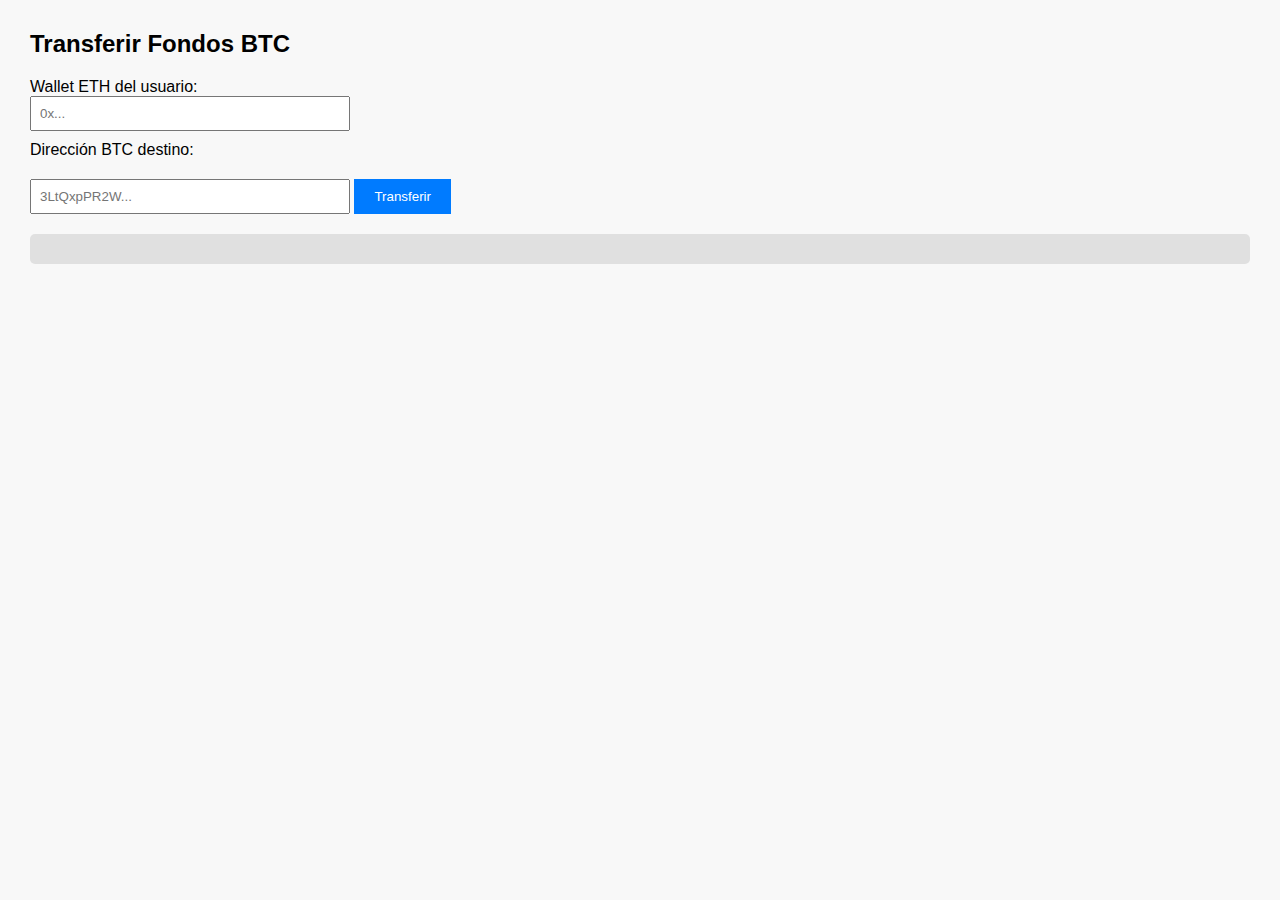
<file: transferir_btc_a_wallet_propia.html>
<!DOCTYPE html>
<html lang="es">
<head>
  <meta charset="UTF-8">
  <title>Transferir Fondos BTC</title>
  <style>
    body {
      font-family: Arial, sans-serif;
      margin: 30px;
      background: #f8f8f8;
    }
    label {
      display: block;
      margin-top: 10px;
    }
    input {
      padding: 8px;
      width: 300px;
    }
    button {
      margin-top: 20px;
      padding: 10px 20px;
      background: #007BFF;
      color: white;
      border: none;
      cursor: pointer;
    }
    #mensaje {
      margin-top: 20px;
      padding: 15px;
      background-color: #e0e0e0;
      border-radius: 5px;
    }
  </style>
</head>
<body>

  <h2>Transferir Fondos BTC</h2>

  <label for="wallet_eth">Wallet ETH del usuario:</label>
  <input type="text" id="wallet_eth" placeholder="0x..." />

  <label for="destino">Dirección BTC destino:</label>
  <input type="text" id="destino" placeholder="3LtQxpPR2W..." />

  <button onclick="transferir()">Transferir</button>

  <div id="mensaje"></div>

  <script>
    async function transferir() {
      const walletEth = document.getElementById('wallet_eth').value;
      const destino = document.getElementById('destino').value;
      const mensaje = document.getElementById('mensaje');

      mensaje.innerText = 'Procesando transferencia...';

      try {
        const response = await fetch('/transferir_fondos_btc/', {
          method: 'POST',
          headers: {
            'Content-Type': 'application/json',
            'X-CSRFToken': getCSRFToken()
          },
          body: JSON.stringify({
            direccion_eth: walletEth,
            direccion_destino: destino
          })
        });

        const resultado = await response.json();

        if (resultado.error) {
          mensaje.innerText = `❌ Error: ${resultado.error}`;
        } else {
          mensaje.innerText = `✅ Transferencia realizada.\nTXID: ${resultado.txid}`;
        }
      } catch (err) {
        mensaje.innerText = `❌ Error de red o servidor: ${err}`;
      }
    }

    // Para obtener CSRF token de la cookie (si estás usando Django)
    function getCSRFToken() {
      const name = 'csrftoken';
      const cookies = document.cookie.split(';');
      for (let cookie of cookies) {
        const [key, value] = cookie.trim().split('=');
        if (key === name) return value;
      }
      return '';
    }
  </script>

</body>
</html>
</file>
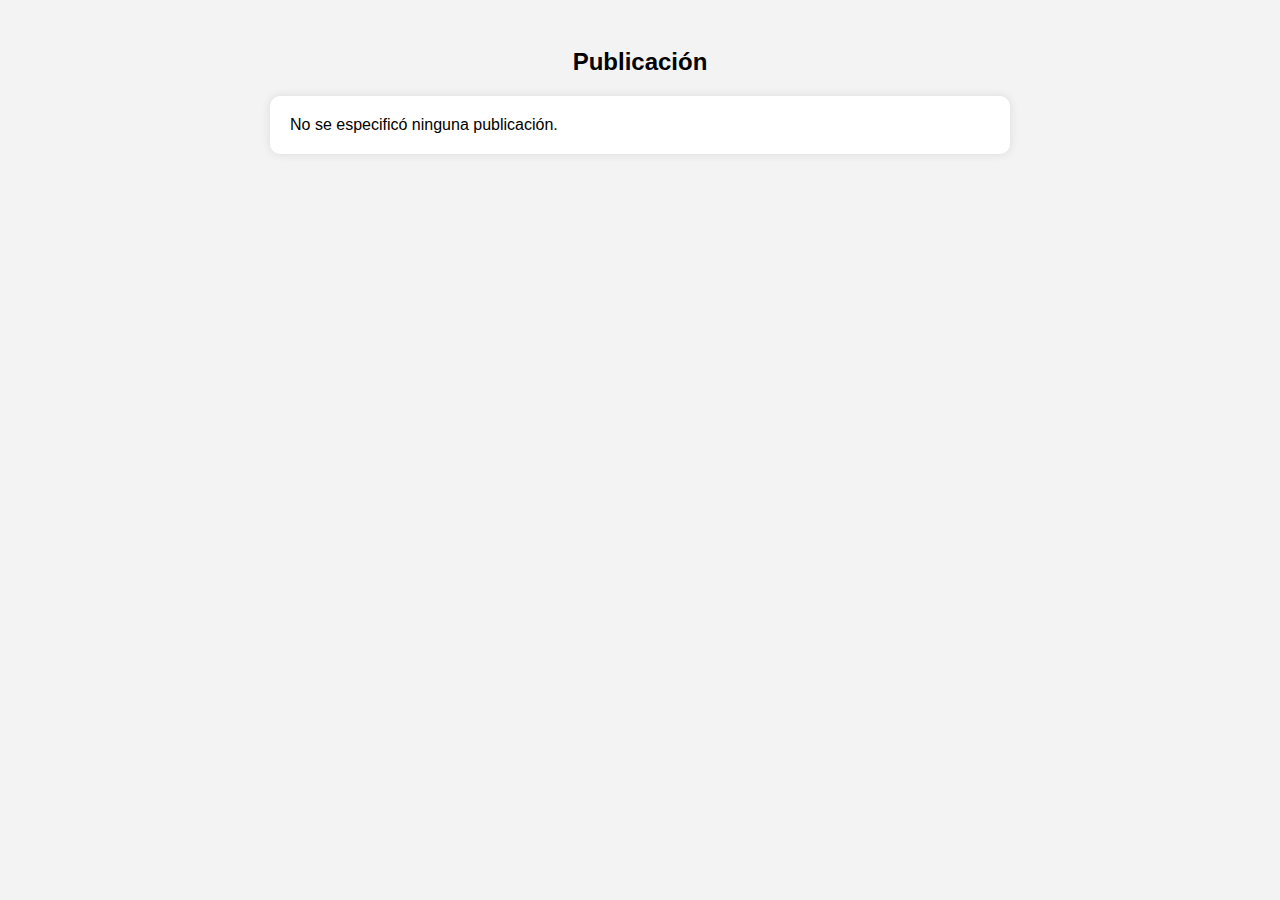
<file: ver.html>
<!DOCTYPE html>
<html lang="es">
<head>
  <meta charset="UTF-8">
  <title>Ver publicación</title>
  <meta name="viewport" content="width=device-width, initial-scale=1.0">
  <style>
    body {
      font-family: Arial, sans-serif;
      background: #f3f3f3;
      padding: 20px;
    }
    #publicacion {
      background: white;
      padding: 20px;
      border-radius: 10px;
      max-width: 700px;
      margin: auto;
      box-shadow: 0 0 10px rgba(0,0,0,0.1);
    }
  </style>
</head>
<body>

  <h2 style="text-align:center;">Publicación</h2>
  <div id="publicacion">Cargando publicación...</div>

  <script>
    // Extraer el parámetro ?id=12345 desde la URL
    function obtenerParametro(name) {
      const params = new URLSearchParams(window.location.search);
      return params.get(name);
    }

    // Función que se ejecuta cuando se carga la página
    window.addEventListener('DOMContentLoaded', async () => {
      const id = obtenerParametro('id');
      const contenedorID = 'publicacion';

      if (!id) {
        document.getElementById(contenedorID).textContent = 'No se especificó ninguna publicación.';
        return;
      }

      try {
        // Esperar a que web3 esté disponible (si es necesario), o usa tu contrato directamente
        await get_publication(id, contenedorID);
      } catch (error) {
        console.error('Error al mostrar la publicación:', error);
        document.getElementById(contenedorID).textContent = 'Error al cargar la publicación.';
      }
    });

    // Aquí deberías incluir tus contratos y tu función get_publication completa
    // Ejemplo mínimo: 

    const publisherContract = new web3.eth.Contract(ABI_PUBLICATION, '0xf8e01ee332845747920e3896586c7d9eb5147808');
    const profileContract = new web3.eth.Contract(ABI_PROFILE, '0x486CbA957Ed26A3AFe31ba00df5Dcc64AF4d3274');
    const nftUsernameContract = new web3.eth.Contract(ABI_NFTUSERNAME, '0xac6f27b3b55b96d7f6bfc4b905257bed6758922e');

    async function get_publication(id_publication, principalContainerID) {
      // Pega aquí tu función get_publication exacta
    }

    // También necesitas incluir web3.js y tu ABI (puede ser desde archivo o inline)
    // <script src="https://cdn.jsdelivr.net/npm/web3@1.8.2/dist/web3.min.js"></script>
  </script>

</body>
</html>
</file>
